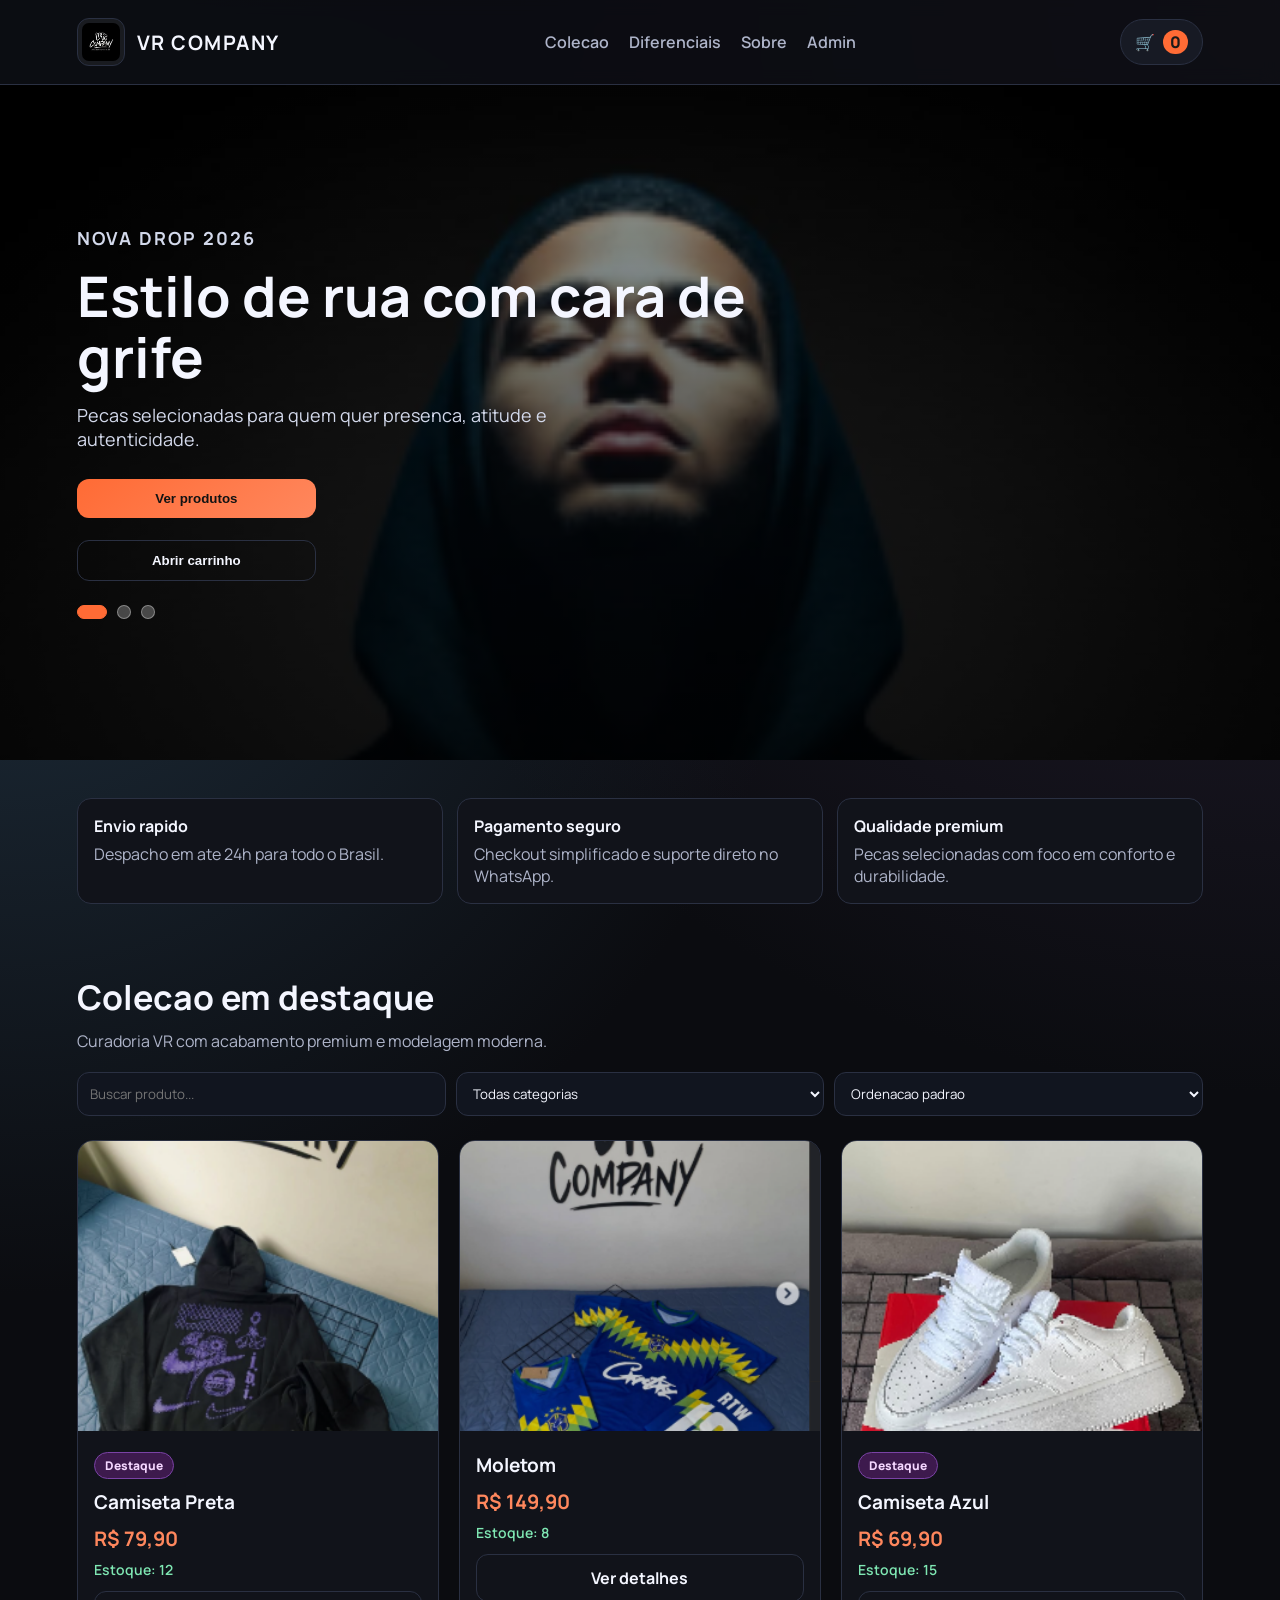
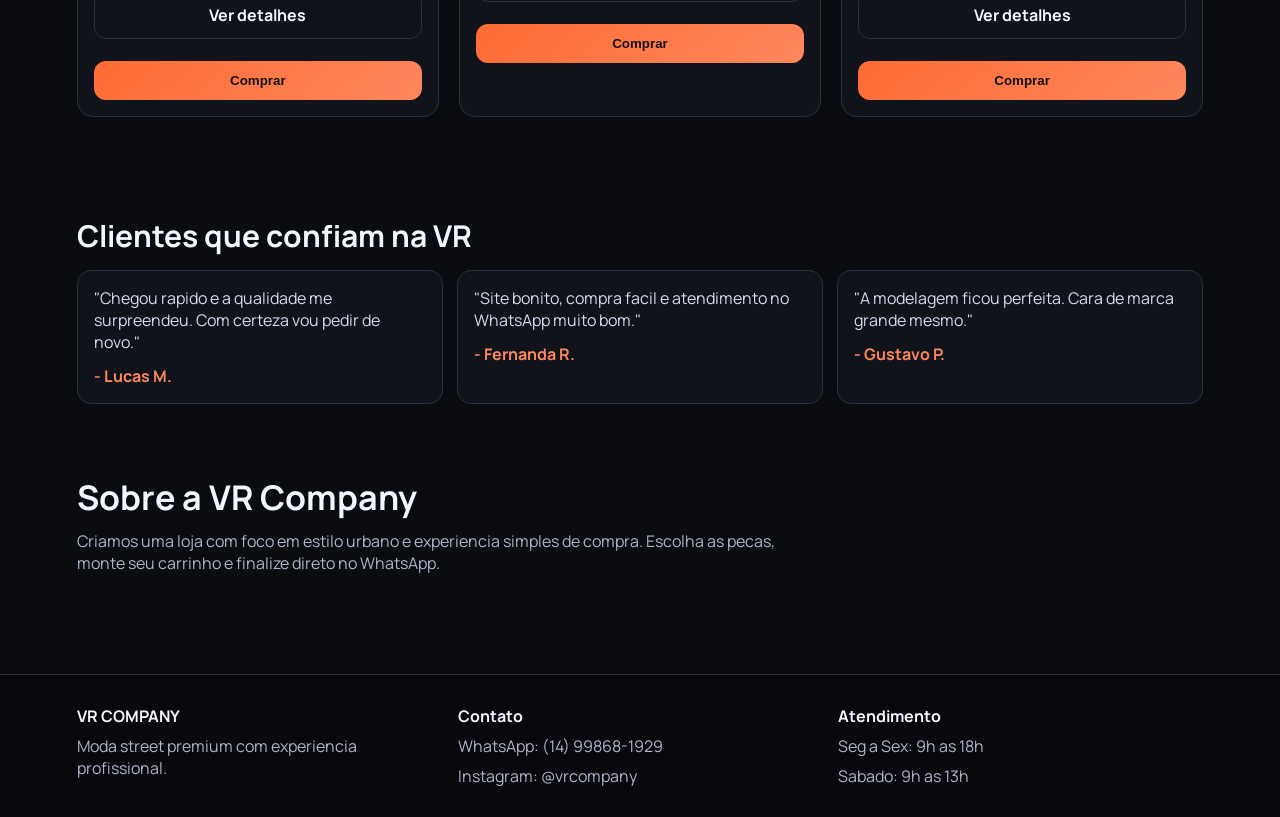
<file: index.html>
<!DOCTYPE html>
<html lang="pt-BR">
<head>
  <meta charset="UTF-8">
  <meta name="viewport" content="width=device-width, initial-scale=1.0">
  <title>VR Company | Moda Street Premium</title>
  <link rel="preconnect" href="https://fonts.googleapis.com">
  <link rel="preconnect" href="https://fonts.gstatic.com" crossorigin>
  <link href="https://fonts.googleapis.com/css2?family=Manrope:wght@400;500;600;700;800&display=swap" rel="stylesheet">
  <link rel="stylesheet" href="css/style.css">
</head>
<body>

  <header class="topbar">
    <div class="logo-wrap">
      <img class="logo-img" src="img/logo.png" alt="Logo VR Company">
      <h1>VR COMPANY</h1>
    </div>
    <nav class="nav-links">
      <a href="#produtos">Colecao</a>
      <a href="#diferenciais">Diferenciais</a>
      <a href="#sobre">Sobre</a>
      <a href="admin.html">Admin</a>
    </nav>
    <div class="cart" onclick="abrirCarrinho()">
      <span>🛒</span>
      <span class="contador" id="contador">0</span>
    </div>
  </header>

  <section class="hero">
    <div class="hero-bg" id="heroBg"></div>
    <div class="overlay">
      <p class="kicker">NOVA DROP 2026</p>
      <h2>Estilo de rua com cara de grife</h2>
      <p>Pecas selecionadas para quem quer presenca, atitude e autenticidade.</p>
      <div class="hero-actions">
        <button onclick="scrollParaProdutos()">Ver produtos</button>
        <button class="btn-secondary" onclick="abrirCarrinho()">Abrir carrinho</button>
      </div>
      <div class="hero-indicators" id="heroIndicators">
        <button class="dot active" onclick="trocarBanner(0)" aria-label="Banner 1"></button>
        <button class="dot" onclick="trocarBanner(1)" aria-label="Banner 2"></button>
        <button class="dot" onclick="trocarBanner(2)" aria-label="Banner 3"></button>
      </div>
    </div>
  </section>

  <section id="diferenciais" class="trust-section">
    <div class="trust-item">
      <h4>Envio rapido</h4>
      <p>Despacho em ate 24h para todo o Brasil.</p>
    </div>
    <div class="trust-item">
      <h4>Pagamento seguro</h4>
      <p>Checkout simplificado e suporte direto no WhatsApp.</p>
    </div>
    <div class="trust-item">
      <h4>Qualidade premium</h4>
      <p>Pecas selecionadas com foco em conforto e durabilidade.</p>
    </div>
  </section>

  <section class="products-section">
    <div class="section-head">
      <h3>Colecao em destaque</h3>
      <p>Curadoria VR com acabamento premium e modelagem moderna.</p>
    </div>
    <div class="catalog-controls">
      <input type="search" id="buscaProduto" placeholder="Buscar produto..." aria-label="Buscar produto">
      <select id="filtroCategoria" aria-label="Filtrar por categoria">
        <option value="todos">Todas categorias</option>
        <option value="Camisetas">Camisetas</option>
        <option value="Moletons">Moletons</option>
      </select>
      <select id="ordenacaoPreco" aria-label="Ordenar por preco">
        <option value="relevancia">Ordenacao padrao</option>
        <option value="menor-preco">Menor preco</option>
        <option value="maior-preco">Maior preco</option>
      </select>
    </div>
    <main id="produtos" class="grid"></main>
  </section>

  <section class="testimonials">
    <h3>Clientes que confiam na VR</h3>
    <div class="testimonials-grid">
      <article>
        <p>"Chegou rapido e a qualidade me surpreendeu. Com certeza vou pedir de novo."</p>
        <strong>- Lucas M.</strong>
      </article>
      <article>
        <p>"Site bonito, compra facil e atendimento no WhatsApp muito bom."</p>
        <strong>- Fernanda R.</strong>
      </article>
      <article>
        <p>"A modelagem ficou perfeita. Cara de marca grande mesmo."</p>
        <strong>- Gustavo P.</strong>
      </article>
    </div>
  </section>

  <section id="sobre" class="about">
    <h3>Sobre a VR Company</h3>
    <p>
      Criamos uma loja com foco em estilo urbano e experiencia simples de compra.
      Escolha as pecas, monte seu carrinho e finalize direto no WhatsApp.
    </p>
  </section>

  <footer class="footer">
    <div>
      <h4>VR COMPANY</h4>
      <p>Moda street premium com experiencia profissional.</p>
    </div>
    <div>
      <h4>Contato</h4>
      <p>WhatsApp: (14) 99868-1929</p>
      <p>Instagram: @vrcompany</p>
    </div>
    <div>
      <h4>Atendimento</h4>
      <p>Seg a Sex: 9h as 18h</p>
      <p>Sabado: 9h as 13h</p>
    </div>
  </footer>

  <div id="carrinhoModal" class="modal">
    <div class="modal-content">
      <div class="modal-head">
        <h2>Seu carrinho</h2>
        <button class="icon-close" onclick="fecharCarrinho()">X</button>
      </div>
      <div id="itensCarrinho"></div>
      <h3 id="total"></h3>

      <button onclick="enviarPedidoWhatsApp()">Finalizar no WhatsApp</button>
      <button class="btn-secondary" onclick="fecharCarrinho()">Continuar comprando</button>
    </div>
  </div>
  <div id="toast" class="toast"></div>

  <script src="js/produtos-db.js"></script>
  <script src="js/script.js"></script>
</body>
</html>
</file>
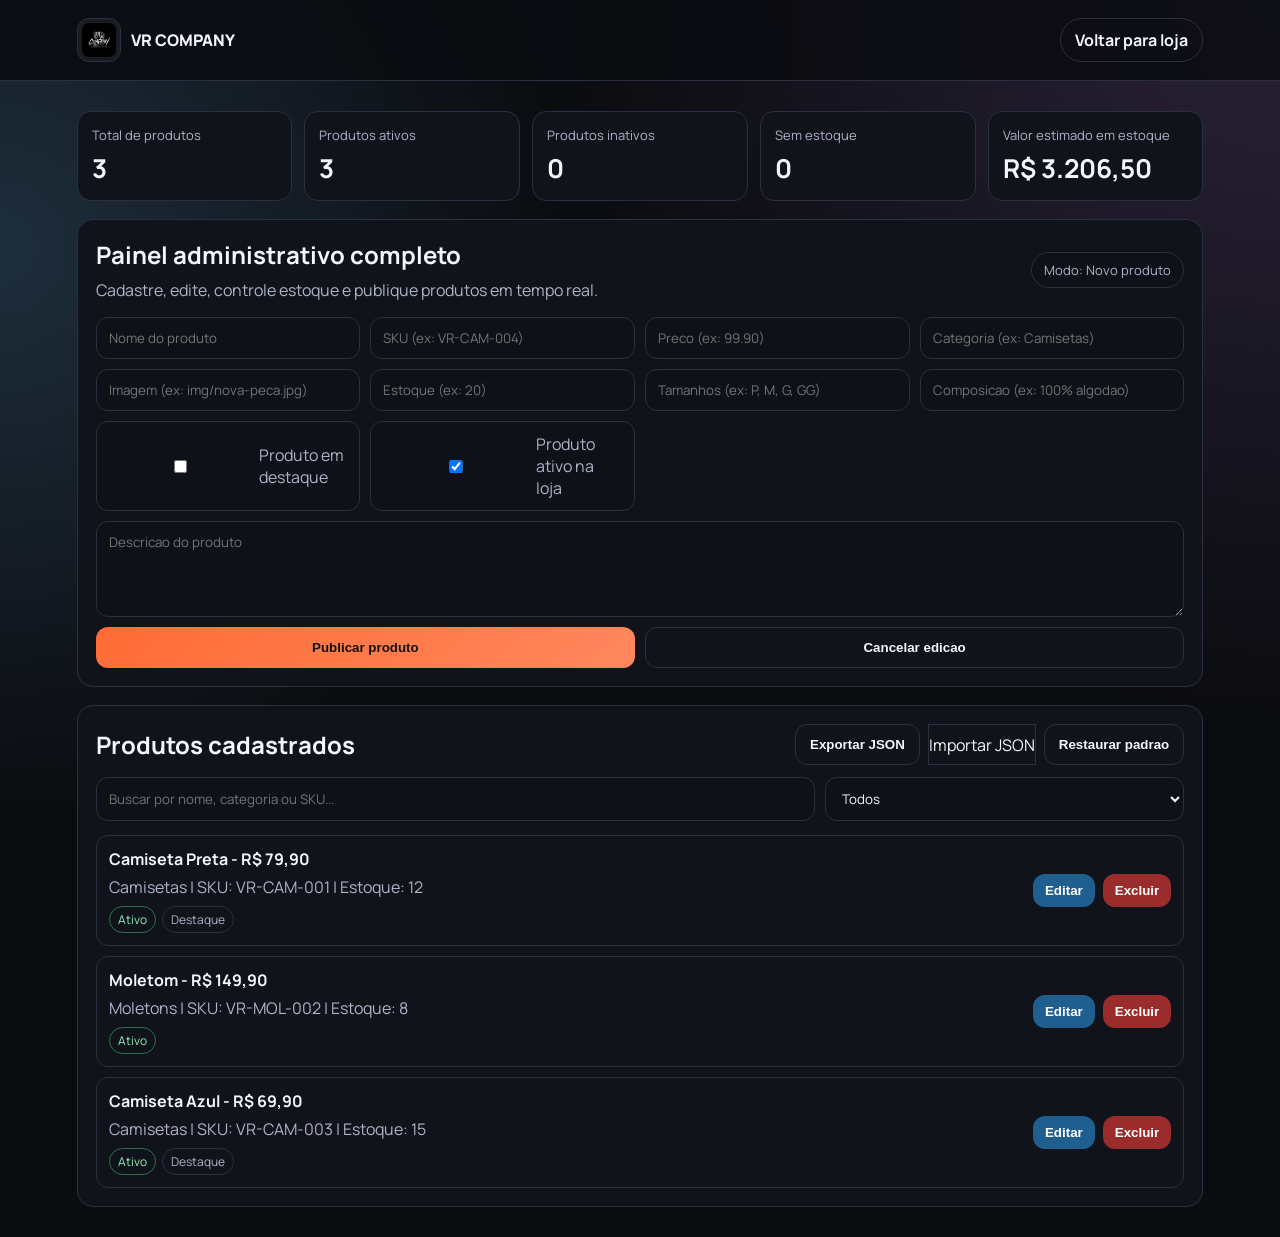
<file: admin.html>
<!DOCTYPE html>
<html lang="pt-BR">
<head>
  <meta charset="UTF-8">
  <meta name="viewport" content="width=device-width, initial-scale=1.0">
  <title>Admin | VR Company</title>
  <link rel="preconnect" href="https://fonts.googleapis.com">
  <link rel="preconnect" href="https://fonts.gstatic.com" crossorigin>
  <link href="https://fonts.googleapis.com/css2?family=Manrope:wght@400;500;600;700;800&display=swap" rel="stylesheet">
  <link rel="stylesheet" href="css/admin.css">
</head>
<body>
  <header class="topbar">
    <a class="brand" href="index.html">
      <img src="img/logo.png" alt="Logo VR Company">
      <span>VR COMPANY</span>
    </a>
    <a class="back-btn" href="index.html">Voltar para loja</a>
  </header>

  <main class="admin-wrap">
    <section class="stats-grid" id="statsGrid"></section>

    <section class="panel">
      <div class="panel-head">
        <div>
          <h1>Painel administrativo completo</h1>
          <p>Cadastre, edite, controle estoque e publique produtos em tempo real.</p>
        </div>
        <span class="badge-mode" id="modoFormulario">Modo: Novo produto</span>
      </div>

      <form id="formProduto" class="form-grid">
        <input id="produtoId" type="hidden">
        <input id="nome" type="text" placeholder="Nome do produto" required>
        <input id="sku" type="text" placeholder="SKU (ex: VR-CAM-004)" required>
        <input id="preco" type="number" step="0.01" min="0" placeholder="Preco (ex: 99.90)" required>
        <input id="categoria" type="text" placeholder="Categoria (ex: Camisetas)" required>
        <input id="imagem" type="text" placeholder="Imagem (ex: img/nova-peca.jpg)" required>
        <input id="estoque" type="number" min="0" placeholder="Estoque (ex: 20)" required>
        <input id="tamanhos" type="text" placeholder="Tamanhos (ex: P, M, G, GG)" required>
        <input id="composicao" type="text" placeholder="Composicao (ex: 100% algodao)" required>
        <label class="check-item"><input id="destaque" type="checkbox"> Produto em destaque</label>
        <label class="check-item"><input id="ativo" type="checkbox" checked> Produto ativo na loja</label>
        <textarea id="descricao" rows="4" placeholder="Descricao do produto" required></textarea>
        <div class="form-actions">
          <button type="submit" id="btnSalvar">Publicar produto</button>
          <button type="button" id="btnCancelarEdicao" class="btn-secondary">Cancelar edicao</button>
        </div>
      </form>
    </section>

    <section class="panel">
      <div class="panel-head">
        <h2>Produtos cadastrados</h2>
        <div class="head-actions">
          <button id="exportarJson" class="btn-secondary">Exportar JSON</button>
          <label class="btn-secondary file-btn">
            Importar JSON
            <input id="importarJson" type="file" accept="application/json">
          </label>
          <button id="resetar" class="btn-secondary">Restaurar padrao</button>
        </div>
      </div>
      <div class="filters">
        <input id="buscaAdmin" type="search" placeholder="Buscar por nome, categoria ou SKU...">
        <select id="filtroStatus">
          <option value="todos">Todos</option>
          <option value="ativos">Somente ativos</option>
          <option value="inativos">Somente inativos</option>
          <option value="sem-estoque">Sem estoque</option>
        </select>
      </div>
      <div id="listaProdutos" class="lista-produtos"></div>
    </section>
  </main>

  <div id="toast" class="toast"></div>

  <script src="js/produtos-db.js"></script>
  <script src="js/admin.js"></script>
</body>
</html>
</file>
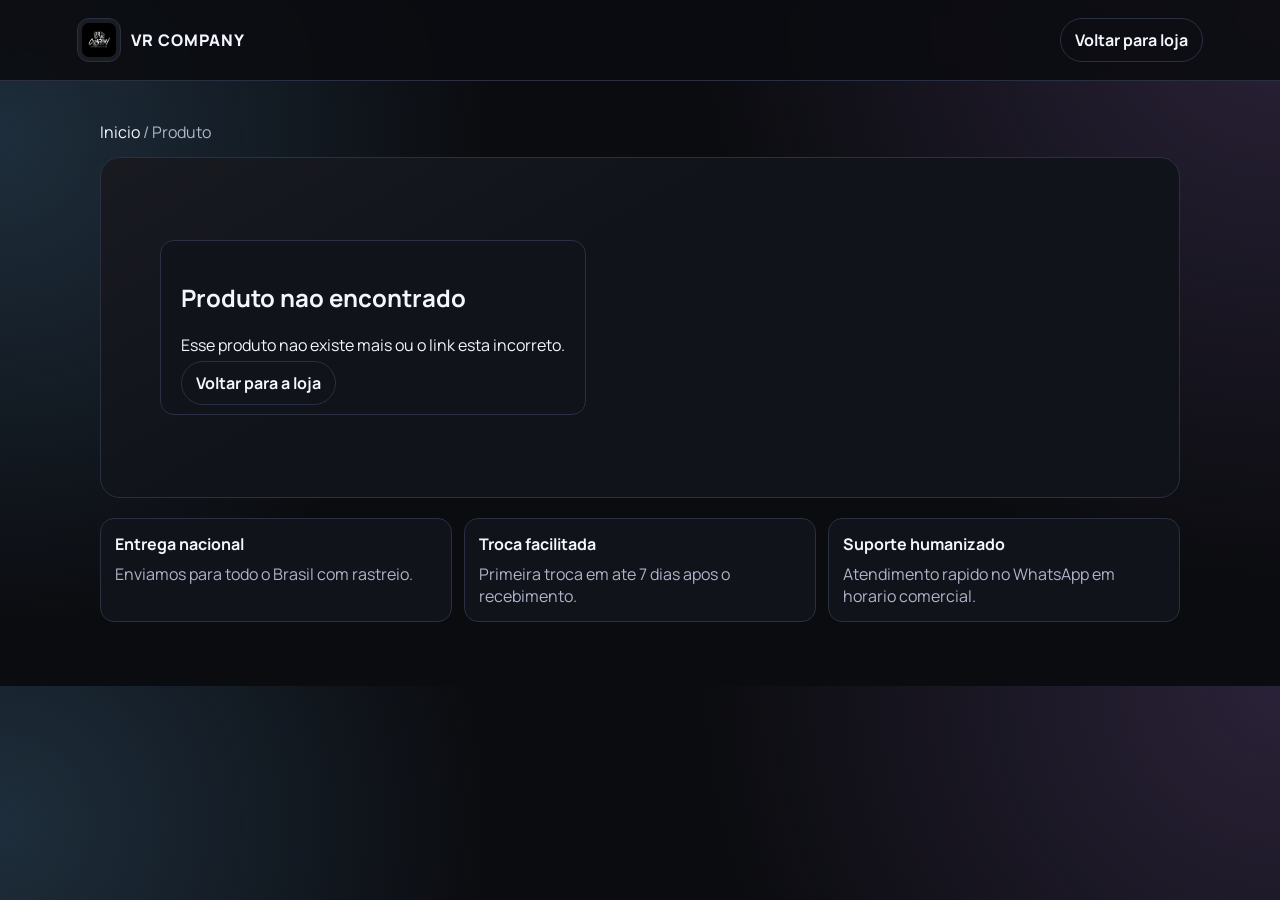
<file: produto.html>
<!DOCTYPE html>
<html lang="pt-BR">
<head>
  <meta charset="UTF-8">
  <meta name="viewport" content="width=device-width, initial-scale=1.0">
  <title>Produto | VR Company</title>
  <link rel="preconnect" href="https://fonts.googleapis.com">
  <link rel="preconnect" href="https://fonts.gstatic.com" crossorigin>
  <link href="https://fonts.googleapis.com/css2?family=Manrope:wght@400;500;600;700;800&display=swap" rel="stylesheet">
  <link rel="stylesheet" href="css/produto.css">
</head>
<body>
  <header class="topbar">
    <a class="brand" href="index.html">
      <img src="img/logo.png" alt="Logo VR Company">
      <span>VR COMPANY</span>
    </a>
    <a class="back-btn" href="index.html">Voltar para loja</a>
  </header>

  <main class="produto-page">
    <p class="breadcrumb"><a href="index.html">Inicio</a> / <span>Produto</span></p>
    <section class="produto-card" id="produtoDetalhe"></section>
    <section class="beneficios">
      <article>
        <h4>Entrega nacional</h4>
        <p>Enviamos para todo o Brasil com rastreio.</p>
      </article>
      <article>
        <h4>Troca facilitada</h4>
        <p>Primeira troca em ate 7 dias apos o recebimento.</p>
      </article>
      <article>
        <h4>Suporte humanizado</h4>
        <p>Atendimento rapido no WhatsApp em horario comercial.</p>
      </article>
    </section>
    <section class="relacionados" id="relacionados"></section>
  </main>

  <div id="toast" class="toast"></div>
  <script src="js/produtos-db.js"></script>
  <script src="js/produto.js"></script>
</body>
</html>
</file>
<file: css/style.css>
:root {
    --bg: #0b0c10;
    --card: #11131a;
    --card-soft: #171a24;
    --text: #f4f6ff;
    --muted: #aeb4c9;
    --line: #2a3042;
    --accent: #ff6b35;
    --accent-soft: #ff875d;
}

* {
    box-sizing: border-box;
}

body {
    margin: 0;
    font-family: 'Manrope', sans-serif;
    background:
        radial-gradient(circle at top right, #2a2238 0, transparent 40%),
        radial-gradient(circle at left 20%, #1e2e3c 0, transparent 35%),
        var(--bg);
    color: var(--text);
}

.topbar {
    position: sticky;
    top: 0;
    z-index: 10;
    display: flex;
    justify-content: space-between;
    align-items: center;
    gap: 16px;
    padding: 18px 6vw;
    background: rgba(11, 12, 16, 0.88);
    backdrop-filter: blur(8px);
    border-bottom: 1px solid var(--line);
}

.logo-wrap {
    display: flex;
    align-items: center;
    gap: 12px;
}

.logo-img {
    width: 48px;
    height: 48px;
    object-fit: contain;
    border-radius: 12px;
    background: rgba(255, 255, 255, 0.06);
    border: 1px solid var(--line);
    padding: 4px;
}

.topbar h1 {
    margin: 0;
    font-size: 20px;
    letter-spacing: 1.5px;
}

.nav-links {
    display: flex;
    gap: 20px;
}

.nav-links a {
    color: var(--muted);
    text-decoration: none;
    font-weight: 600;
    transition: 0.2s ease;
}

.nav-links a:hover {
    color: var(--text);
}

.cart {
    display: flex;
    align-items: center;
    gap: 8px;
    padding: 10px 14px;
    border-radius: 999px;
    background: var(--card-soft);
    border: 1px solid var(--line);
    cursor: pointer;
}

.contador {
    display: inline-block;
    min-width: 22px;
    padding: 1px 7px;
    text-align: center;
    border-radius: 999px;
    background: var(--accent);
    color: #1a1a1a;
    font-weight: 800;
}

.hero {
    min-height: 75vh;
    position: relative;
    overflow: hidden;
}

.hero-bg {
    position: absolute;
    inset: 0;
    background: center/cover no-repeat;
    transform: scale(1.04);
    transition: opacity 0.7s ease;
}

.hero-bg.fade {
    opacity: 0.35;
}

.overlay {
    position: relative;
    z-index: 1;
    min-height: 75vh;
    background: linear-gradient(180deg, rgba(0, 0, 0, 0.35) 10%, rgba(0, 0, 0, 0.8) 100%);
    padding: 0 6vw;
    display: flex;
    flex-direction: column;
    justify-content: center;
    align-items: flex-start;
    gap: 16px;
}

.kicker {
    margin: 0;
    font-size: 13px;
    letter-spacing: 2px;
    font-weight: 700;
    color: var(--accent-soft);
}

.overlay h2 {
    margin: 0;
    max-width: 680px;
    font-size: clamp(34px, 6vw, 56px);
    line-height: 1.08;
}

.overlay p {
    margin: 0;
    max-width: 560px;
    color: #d3d9eb;
    font-size: 18px;
}

.hero-actions {
    display: flex;
    flex-wrap: wrap;
    gap: 10px;
}

.hero-indicators {
    display: flex;
    gap: 10px;
    margin-top: 8px;
}

.dot {
    width: 14px;
    height: 14px;
    border-radius: 999px;
    margin-top: 0;
    padding: 0;
    border: 1px solid #ffffff5a;
    background: #ffffff40;
}

.dot.active {
    width: 30px;
    background: var(--accent);
    border-color: var(--accent);
}

.products-section,
.about {
    padding: 60px 6vw;
}

.trust-section,
.testimonials {
    padding: 38px 6vw 10px;
}

.trust-section {
    display: grid;
    grid-template-columns: repeat(auto-fit, minmax(220px, 1fr));
    gap: 14px;
}

.trust-item {
    background: var(--card);
    border: 1px solid var(--line);
    border-radius: 14px;
    padding: 16px;
}

.trust-item h4 {
    margin: 0;
}

.trust-item p {
    margin: 6px 0 0;
    color: var(--muted);
}

.section-head h3,
.about h3 {
    margin: 0;
    font-size: clamp(24px, 4vw, 34px);
}

.section-head p,
.about p {
    margin: 10px 0 0;
    color: var(--muted);
    max-width: 700px;
}

.catalog-controls {
    margin-top: 20px;
    display: grid;
    grid-template-columns: repeat(auto-fit, minmax(190px, 1fr));
    gap: 10px;
}

.catalog-controls input,
.catalog-controls select {
    width: 100%;
    border-radius: 12px;
    border: 1px solid var(--line);
    background: #11151f;
    color: var(--text);
    padding: 11px 12px;
    font-family: inherit;
}

.grid {
    display: grid;
    grid-template-columns: repeat(auto-fit, minmax(240px, 1fr));
    gap: 20px;
    margin-top: 24px;
}

.empty-state {
    grid-column: 1 / -1;
    margin: 0;
    background: var(--card);
    border: 1px solid var(--line);
    border-radius: 14px;
    padding: 16px;
    color: var(--muted);
}

.card {
    background: linear-gradient(150deg, rgba(255, 255, 255, 0.03), transparent 40%), var(--card);
    border: 1px solid var(--line);
    border-radius: 16px;
    overflow: hidden;
    transition: transform 0.25s ease, box-shadow 0.25s ease;
}

.card:hover {
    transform: translateY(-5px);
    box-shadow: 0 14px 28px rgba(0, 0, 0, 0.3);
}

.card img {
    width: 100%;
    height: 290px;
    object-fit: cover;
}

.card-content {
    padding: 16px;
}

.card h3 {
    margin: 0;
    font-size: 19px;
}

.tag-destaque {
    display: inline-block;
    margin-bottom: 10px;
    padding: 4px 10px;
    border-radius: 999px;
    font-size: 12px;
    font-weight: 800;
    background: #3d1a4d;
    color: #f5d7ff;
    border: 1px solid #7a42a5;
}

.price {
    margin: 10px 0 0;
    color: var(--accent-soft);
    font-size: 20px;
    font-weight: 700;
}

.stock {
    margin: 8px 0 0;
    color: #7fe7b3;
    font-size: 14px;
    font-weight: 600;
}

.stock-off {
    color: #ff8484;
}

.card-actions {
    display: grid;
    gap: 10px;
}

.btn-link {
    display: block;
    width: 100%;
    margin-top: 12px;
    padding: 12px 14px;
    text-align: center;
    text-decoration: none;
    border-radius: 12px;
    border: 1px solid var(--line);
    color: var(--text);
    font-weight: 700;
    background: transparent;
    transition: transform 0.2s ease, border-color 0.2s ease;
}

.btn-link:hover {
    transform: translateY(-1px);
    border-color: var(--accent-soft);
}

button {
    width: 100%;
    margin-top: 12px;
    padding: 12px 14px;
    border-radius: 12px;
    border: none;
    background: linear-gradient(140deg, var(--accent), var(--accent-soft));
    color: #131313;
    font-weight: 800;
    cursor: pointer;
    transition: transform 0.2s ease, opacity 0.2s ease;
}

button:hover {
    transform: translateY(-1px);
    opacity: 0.95;
}

button:disabled {
    opacity: 0.5;
    cursor: not-allowed;
    transform: none;
}

.btn-secondary {
    background: transparent;
    color: var(--text);
    border: 1px solid var(--line);
}

.modal {
    display: none;
    position: fixed;
    inset: 0;
    background: rgba(0, 0, 0, 0.75);
    padding: 20px;
    z-index: 20;
}

.modal-content {
    max-width: 520px;
    margin: 4vh auto 0;
    background: var(--card);
    border: 1px solid var(--line);
    border-radius: 18px;
    padding: 20px;
}

.modal-head {
    display: flex;
    align-items: center;
    justify-content: space-between;
}

.modal-head h2 {
    margin: 0;
}

.icon-close {
    width: 38px;
    margin-top: 0;
    border-radius: 10px;
    background: var(--card-soft);
    color: var(--text);
    border: 1px solid var(--line);
}

#itensCarrinho p {
    margin: 12px 0;
    padding: 10px;
    border: 1px solid var(--line);
    border-radius: 10px;
    background: #0f1118;
}

#total {
    margin: 16px 0 4px;
}

.testimonials h3 {
    margin: 0 0 14px;
    font-size: clamp(22px, 4vw, 30px);
}

.testimonials-grid {
    display: grid;
    grid-template-columns: repeat(auto-fit, minmax(220px, 1fr));
    gap: 14px;
}

.testimonials article {
    margin: 0;
    background: var(--card);
    border: 1px solid var(--line);
    border-radius: 14px;
    padding: 16px;
}

.testimonials p {
    margin: 0;
    color: #d4daee;
}

.testimonials strong {
    display: block;
    margin-top: 12px;
    color: var(--accent-soft);
}

.footer {
    margin-top: 40px;
    padding: 30px 6vw;
    border-top: 1px solid var(--line);
    display: grid;
    gap: 16px;
    grid-template-columns: repeat(auto-fit, minmax(190px, 1fr));
    background: rgba(8, 9, 13, 0.75);
}

.footer h4 {
    margin: 0;
}

.footer p {
    margin: 8px 0 0;
    color: var(--muted);
}

.toast {
    position: fixed;
    right: 20px;
    bottom: 20px;
    z-index: 35;
    transform: translateY(20px);
    opacity: 0;
    pointer-events: none;
    background: #121826;
    border: 1px solid var(--line);
    border-radius: 12px;
    padding: 12px 14px;
    color: var(--text);
    transition: 0.3s ease;
}

.toast.show {
    transform: translateY(0);
    opacity: 1;
}

@media (max-width: 700px) {
    .topbar {
        flex-wrap: wrap;
    }

    .nav-links {
        width: 100%;
        justify-content: flex-start;
    }
}
</file>
<file: css/admin.css>
:root {
    --bg: #0b0c10;
    --card: #11131a;
    --line: #2a3042;
    --text: #f4f6ff;
    --muted: #aeb4c9;
    --accent: #ff6b35;
    --accent-soft: #ff875d;
}

* {
    box-sizing: border-box;
}

body {
    margin: 0;
    font-family: "Manrope", sans-serif;
    background:
        radial-gradient(circle at top right, #2a2238 0, transparent 40%),
        radial-gradient(circle at left 20%, #1e2e3c 0, transparent 35%),
        var(--bg);
    color: var(--text);
}

.topbar {
    display: flex;
    justify-content: space-between;
    align-items: center;
    flex-wrap: wrap;
    gap: 14px;
    padding: 18px 6vw;
    border-bottom: 1px solid var(--line);
    background: rgba(11, 12, 16, 0.88);
}

.brand {
    display: inline-flex;
    align-items: center;
    gap: 10px;
    text-decoration: none;
    color: var(--text);
    font-weight: 800;
}

.brand img {
    width: 44px;
    height: 44px;
    object-fit: contain;
    border: 1px solid var(--line);
    border-radius: 12px;
    padding: 4px;
    background: rgba(255, 255, 255, 0.06);
}

.back-btn {
    text-decoration: none;
    color: var(--text);
    border: 1px solid var(--line);
    border-radius: 999px;
    padding: 10px 14px;
    font-weight: 700;
}

.admin-wrap {
    padding: 30px 6vw;
    display: grid;
    gap: 18px;
}

.stats-grid {
    display: grid;
    grid-template-columns: repeat(auto-fit, minmax(180px, 1fr));
    gap: 12px;
}

.stat-card {
    background: var(--card);
    border: 1px solid var(--line);
    border-radius: 14px;
    padding: 14px;
}

.stat-card p {
    margin: 0;
    color: var(--muted);
    font-size: 13px;
}

.stat-card strong {
    display: block;
    margin-top: 6px;
    font-size: 26px;
}

.panel {
    background: var(--card);
    border: 1px solid var(--line);
    border-radius: 16px;
    padding: 18px;
}

.panel h1,
.panel h2 {
    margin: 0;
}

.panel p {
    margin: 8px 0 0;
    color: var(--muted);
}

.form-grid {
    margin-top: 16px;
    display: grid;
    grid-template-columns: repeat(auto-fit, minmax(220px, 1fr));
    gap: 10px;
}

.form-grid textarea,
.form-actions {
    grid-column: 1 / -1;
}

input,
textarea {
    width: 100%;
    border: 1px solid var(--line);
    border-radius: 12px;
    background: #0f1118;
    color: var(--text);
    padding: 11px 12px;
    font-family: inherit;
}

button {
    border: none;
    border-radius: 12px;
    padding: 12px 14px;
    font-weight: 800;
    cursor: pointer;
    background: linear-gradient(140deg, var(--accent), var(--accent-soft));
    color: #111;
}

.btn-secondary {
    background: transparent;
    color: var(--text);
    border: 1px solid var(--line);
}

.form-actions {
    display: flex;
    gap: 10px;
    flex-wrap: wrap;
}

.form-actions button {
    flex: 1 1 210px;
}

.check-item {
    display: flex;
    align-items: center;
    gap: 8px;
    padding: 11px 12px;
    border: 1px solid var(--line);
    border-radius: 12px;
    background: #0f1118;
    color: var(--muted);
}

.badge-mode {
    display: inline-flex;
    align-items: center;
    padding: 8px 12px;
    border-radius: 999px;
    border: 1px solid var(--line);
    background: #0f1118;
    color: var(--muted);
    font-size: 13px;
}

.head-actions {
    display: flex;
    gap: 8px;
    flex-wrap: wrap;
}

.file-btn {
    position: relative;
    overflow: hidden;
    display: inline-flex;
    align-items: center;
}

.file-btn input {
    position: absolute;
    inset: 0;
    opacity: 0;
    cursor: pointer;
}

.filters {
    margin-top: 12px;
    display: grid;
    grid-template-columns: 2fr 1fr;
    gap: 10px;
}

.filters select {
    width: 100%;
    border: 1px solid var(--line);
    border-radius: 12px;
    background: #0f1118;
    color: var(--text);
    padding: 11px 12px;
    font-family: inherit;
}

.panel-head {
    display: flex;
    justify-content: space-between;
    align-items: center;
    gap: 10px;
    flex-wrap: wrap;
}

.lista-produtos {
    margin-top: 14px;
    display: grid;
    gap: 10px;
}

.item {
    border: 1px solid var(--line);
    border-radius: 12px;
    padding: 12px;
    display: flex;
    justify-content: space-between;
    align-items: center;
    gap: 10px;
    flex-wrap: wrap;
}

.item h4 {
    margin: 0;
}

.item p {
    margin: 6px 0 0;
    color: var(--muted);
}

.item .meta {
    display: flex;
    flex-wrap: wrap;
    gap: 6px;
    margin-top: 8px;
}

.chip {
    border: 1px solid var(--line);
    border-radius: 999px;
    padding: 4px 8px;
    font-size: 12px;
    color: var(--muted);
}

.chip.active {
    border-color: #2f6f4f;
    color: #8ef0b8;
}

.chip.inactive {
    border-color: #834242;
    color: #ff9d9d;
}

.item-actions {
    display: flex;
    gap: 8px;
}

.item-actions .btn-edit {
    background: #1f5f8f;
    color: #fff;
    padding: 9px 12px;
}

.item-actions .btn-delete {
    background: #9b2c2c;
    color: #fff;
    padding: 9px 12px;
}

@media (max-width: 680px) {
    .filters {
        grid-template-columns: 1fr;
    }
}

.toast {
    position: fixed;
    right: 20px;
    bottom: 20px;
    z-index: 30;
    transform: translateY(20px);
    opacity: 0;
    pointer-events: none;
    background: #121826;
    border: 1px solid var(--line);
    border-radius: 12px;
    padding: 12px 14px;
    transition: 0.3s ease;
}

.toast.show {
    transform: translateY(0);
    opacity: 1;
}
</file>
<file: css/produto.css>
:root {
    --bg: #0b0c10;
    --card: #11131a;
    --card-soft: #171a24;
    --text: #f4f6ff;
    --muted: #aeb4c9;
    --line: #2a3042;
    --accent: #ff6b35;
    --accent-soft: #ff875d;
}

* {
    box-sizing: border-box;
}

body {
    margin: 0;
    font-family: "Manrope", sans-serif;
    background:
        radial-gradient(circle at top right, #2a2238 0, transparent 40%),
        radial-gradient(circle at left 20%, #1e2e3c 0, transparent 35%),
        var(--bg);
    color: var(--text);
}

.topbar {
    display: flex;
    justify-content: space-between;
    align-items: center;
    flex-wrap: wrap;
    gap: 14px;
    padding: 18px 6vw;
    border-bottom: 1px solid var(--line);
    background: rgba(11, 12, 16, 0.88);
    backdrop-filter: blur(8px);
}

.brand {
    display: inline-flex;
    align-items: center;
    gap: 10px;
    text-decoration: none;
    color: var(--text);
    font-weight: 800;
    letter-spacing: 1px;
}

.brand img {
    width: 44px;
    height: 44px;
    object-fit: contain;
    border-radius: 12px;
    border: 1px solid var(--line);
    background: rgba(255, 255, 255, 0.06);
    padding: 4px;
}

.back-btn {
    text-decoration: none;
    color: var(--text);
    border: 1px solid var(--line);
    border-radius: 999px;
    padding: 10px 14px;
    font-weight: 700;
}

.produto-page {
    padding: 40px 6vw;
}

.breadcrumb {
    max-width: 1080px;
    margin: 0 auto 14px;
    color: var(--muted);
}

.breadcrumb a {
    color: var(--text);
    text-decoration: none;
}

.produto-card {
    max-width: 1080px;
    margin: 0 auto;
    display: grid;
    grid-template-columns: minmax(280px, 500px) 1fr;
    gap: 28px;
    background: linear-gradient(150deg, rgba(255, 255, 255, 0.03), transparent 40%), var(--card);
    border: 1px solid var(--line);
    border-radius: 20px;
    padding: 22px;
}

.produto-card img {
    width: 100%;
    border-radius: 16px;
    object-fit: cover;
    max-height: 640px;
}

.produto-info h1 {
    margin: 0;
    font-size: clamp(28px, 4vw, 40px);
}

.preco {
    margin: 8px 0 0;
    color: var(--accent-soft);
    font-size: 30px;
    font-weight: 800;
}

.descricao {
    margin-top: 16px;
    color: #d3d9eb;
    line-height: 1.65;
}

.meta {
    margin-top: 20px;
    display: grid;
    gap: 10px;
}

.meta div {
    border: 1px solid var(--line);
    border-radius: 12px;
    padding: 10px 12px;
    color: var(--muted);
}

.acoes {
    margin-top: 20px;
    display: grid;
    gap: 10px;
}

button,
.btn-zap {
    width: 100%;
    border: none;
    text-decoration: none;
    text-align: center;
    border-radius: 12px;
    padding: 12px 14px;
    font-weight: 800;
    cursor: pointer;
}

button {
    background: linear-gradient(140deg, var(--accent), var(--accent-soft));
    color: #131313;
}

button:disabled {
    opacity: 0.5;
    cursor: not-allowed;
}

.btn-zap {
    background: #25d366;
    color: #111;
}

.erro {
    max-width: 600px;
    margin: 60px auto;
    padding: 20px;
    border: 1px solid var(--line);
    border-radius: 14px;
    background: var(--card);
}

.beneficios {
    max-width: 1080px;
    margin: 20px auto 0;
    display: grid;
    grid-template-columns: repeat(auto-fit, minmax(220px, 1fr));
    gap: 12px;
}

.beneficios article {
    margin: 0;
    background: var(--card);
    border: 1px solid var(--line);
    border-radius: 14px;
    padding: 14px;
}

.beneficios h4 {
    margin: 0;
}

.beneficios p {
    margin: 8px 0 0;
    color: var(--muted);
}

.relacionados {
    max-width: 1080px;
    margin: 24px auto 0;
}

.relacionados h3 {
    margin: 0 0 14px;
}

.related-grid {
    display: grid;
    grid-template-columns: repeat(auto-fit, minmax(220px, 1fr));
    gap: 14px;
}

.related-card {
    background: var(--card);
    border: 1px solid var(--line);
    border-radius: 14px;
    overflow: hidden;
}

.related-card img {
    width: 100%;
    height: 230px;
    object-fit: cover;
}

.related-card .info {
    padding: 12px;
}

.related-card h4 {
    margin: 0;
}

.related-card p {
    margin: 8px 0 0;
    color: var(--accent-soft);
    font-weight: 700;
}

.related-card a {
    display: inline-block;
    margin-top: 10px;
    color: var(--text);
    text-decoration: none;
    border: 1px solid var(--line);
    border-radius: 10px;
    padding: 8px 10px;
    font-weight: 700;
}

.toast {
    position: fixed;
    right: 20px;
    bottom: 20px;
    z-index: 35;
    transform: translateY(20px);
    opacity: 0;
    pointer-events: none;
    background: #121826;
    border: 1px solid var(--line);
    border-radius: 12px;
    padding: 12px 14px;
    color: var(--text);
    transition: 0.3s ease;
}

.toast.show {
    transform: translateY(0);
    opacity: 1;
}

@media (max-width: 860px) {
    .produto-card {
        grid-template-columns: 1fr;
    }
}
</file>
